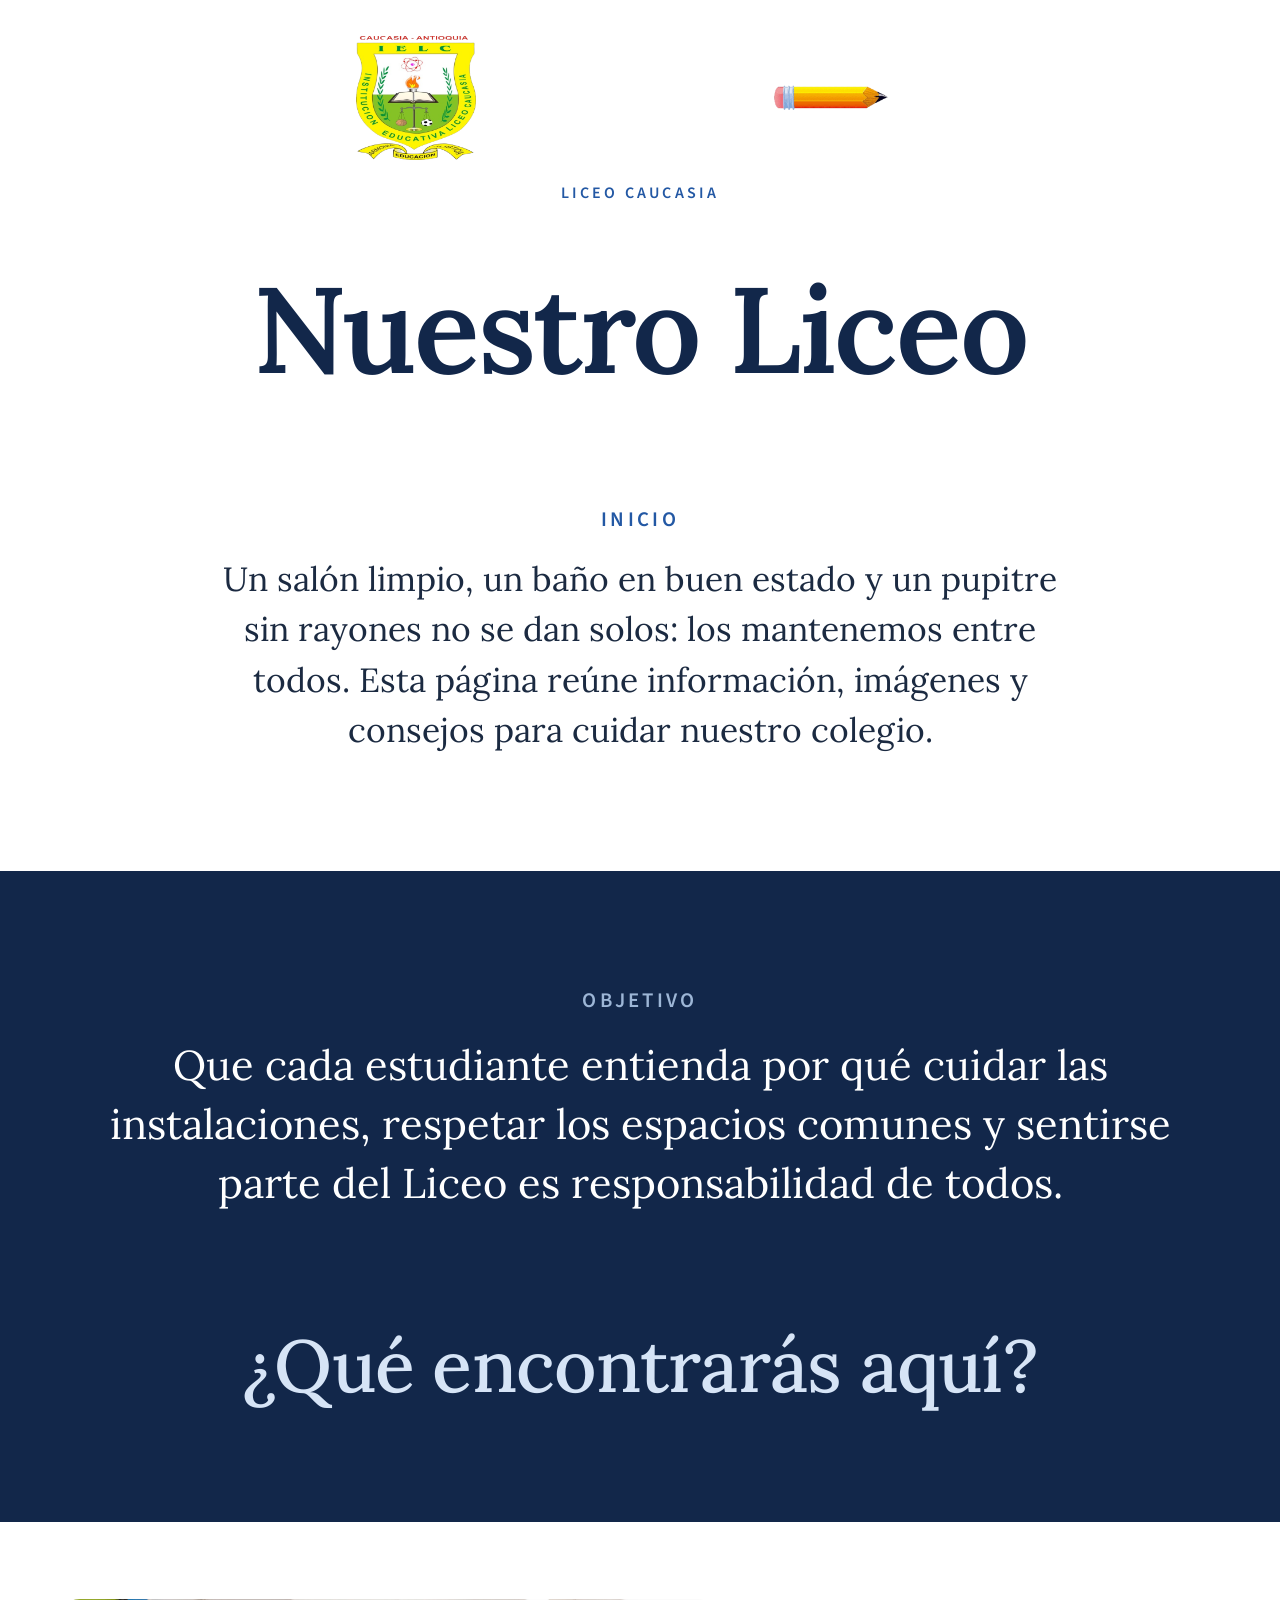
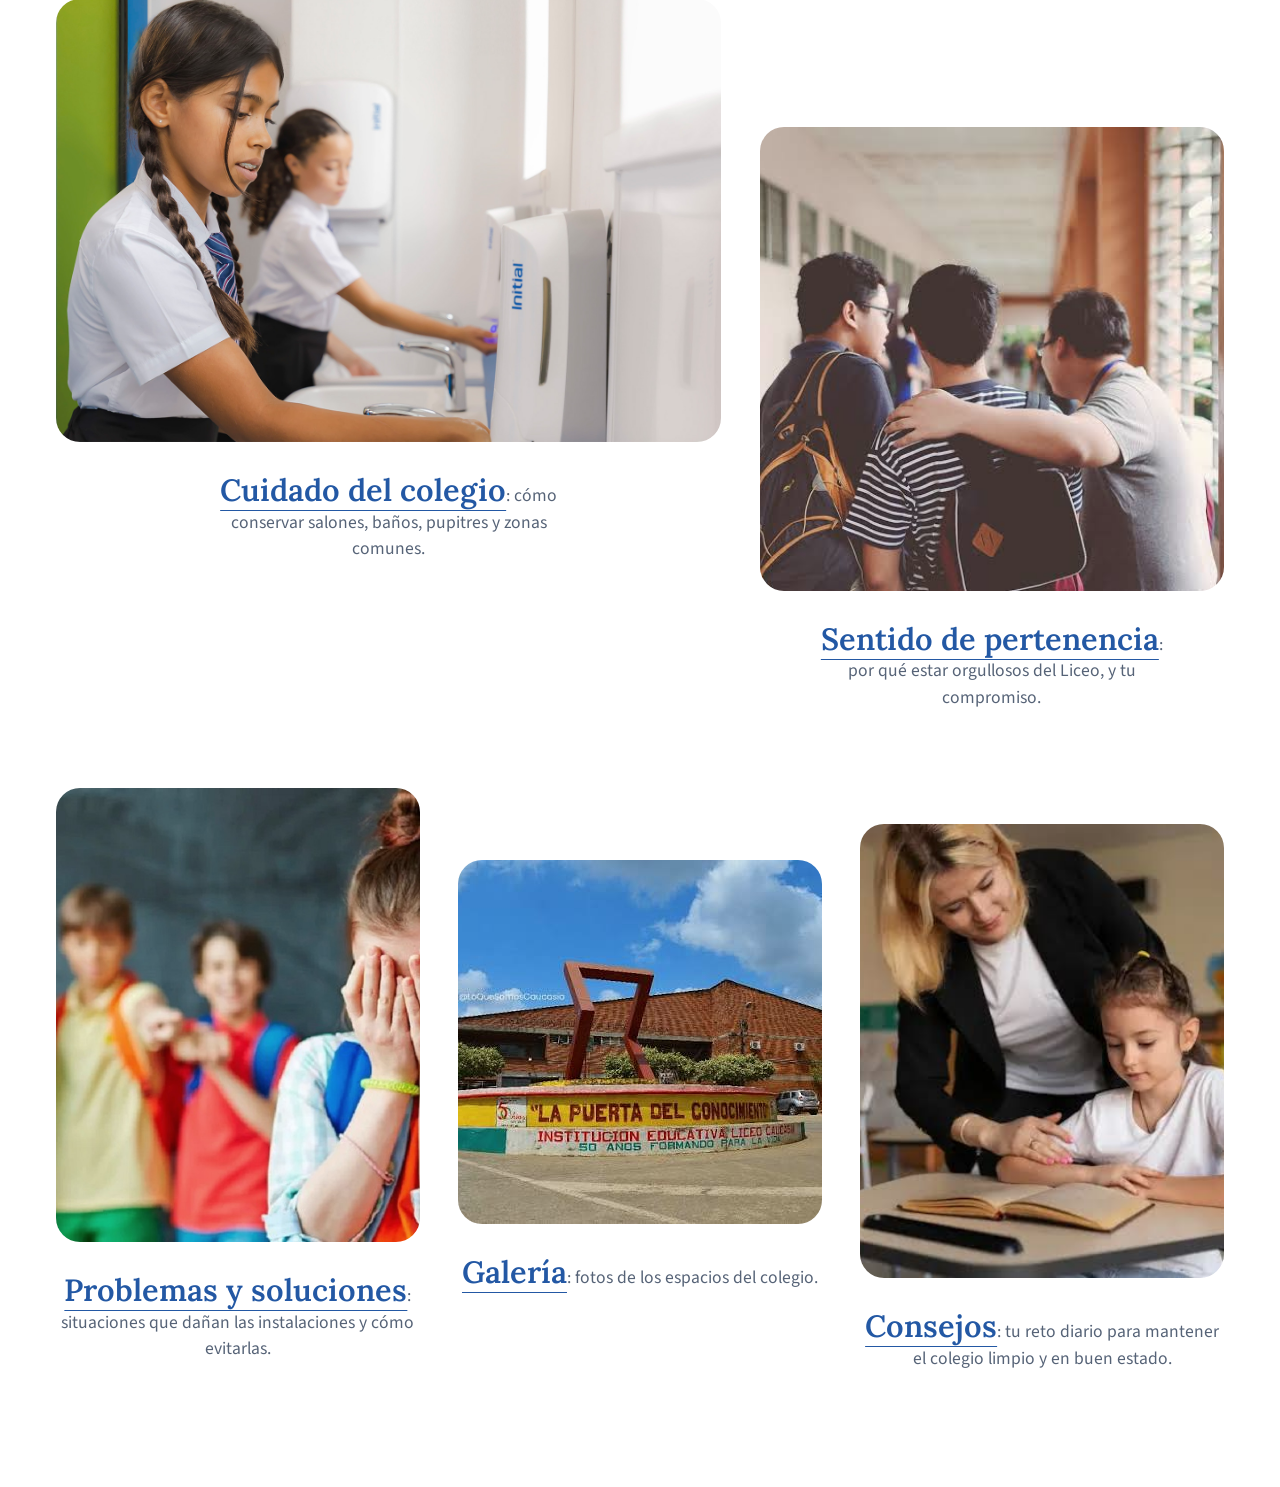
<file: index.html>
<!DOCTYPE html>
<html lang="es">

<head>
  <meta charset="utf-8">
  <meta name="viewport" content="width=device-width, initial-scale=1">
  <title>Inicio · Nuestro Liceo, Nuestro Orgullo</title>
  <link rel="stylesheet" href="css/index.css">
</head>

<body data-base="" data-page="inicio">
  <header>
    <img src="img/logo.png" alt="Logo del Liceo Caucasia" class="logo">
    <img src="img/dec.png" alt="Logo del Liceo Caucasia" class="logo">
    <h1>Nuestro Liceo</h1>
    <p>Liceo Caucasia</p>
  </header>
  <hr>
  <section id="inicio">
    <h2>Inicio</h2>
    <p>Un salón limpio, un baño en buen estado y un pupitre sin rayones no se dan solos: los mantenemos entre todos.
      Esta página reúne información, imágenes y consejos para cuidar nuestro colegio.</p>
  </section>
  <section id="objetivo">
    <h3>Objetivo</h3>
    <p>Que cada estudiante entienda por qué cuidar las instalaciones, respetar los espacios comunes y sentirse parte del
      Liceo es responsabilidad de todos.</p>
    <h3>¿Qué encontrarás aquí?</h3>
  </section>
  <section id="temas">

    <ul>
      <div class="contenedor">

        <div class="tema">
          <img src="img/baños.jpeg" alt="Icono de cuidado del colegio" class="icono">
          <li><a href="vistas/cuidado.html">Cuidado del colegio</a>: cómo conservar salones, baños, pupitres y zonas
            comunes.</li>
        </div>
        <div class="tema">
          <img src="img/sperten.jpg" alt="Icono de sentido de pertenencia" class="icono">
          <li><a href="vistas/pertenencia.html">Sentido de pertenencia</a>: por qué estar orgullosos del Liceo, y tu
            compromiso.</li>
        </div>
        <div class="tema">
          <img src="img/acoso.jpg" alt="Icono de problemas y soluciones" class="icono">
          <li><a href="vistas/problemas.html">Problemas y soluciones</a>: situaciones que dañan las instalaciones y cómo
            evitarlas.</li>
        </div>
        <div class="tema">
          <img src="img/gale.jpg" alt="Icono de galería" class="icono">
          <li><a href="vistas/galeria.html">Galería</a>: fotos de los espacios del colegio.</li>
        </div>
        <div class="tema">
          <img src="img/acom.jpg" alt="Icono de consejos" class="icono">
          <li><a href="vistas/consejos.html">Consejos</a>: tu reto diario para mantener el colegio limpio y en buen
            estado.</li>
        </div>

      </div>
    </ul>
  </section>
  <hr>
  <script src="js/comun.js"></script>

</body>

</html>
</file>
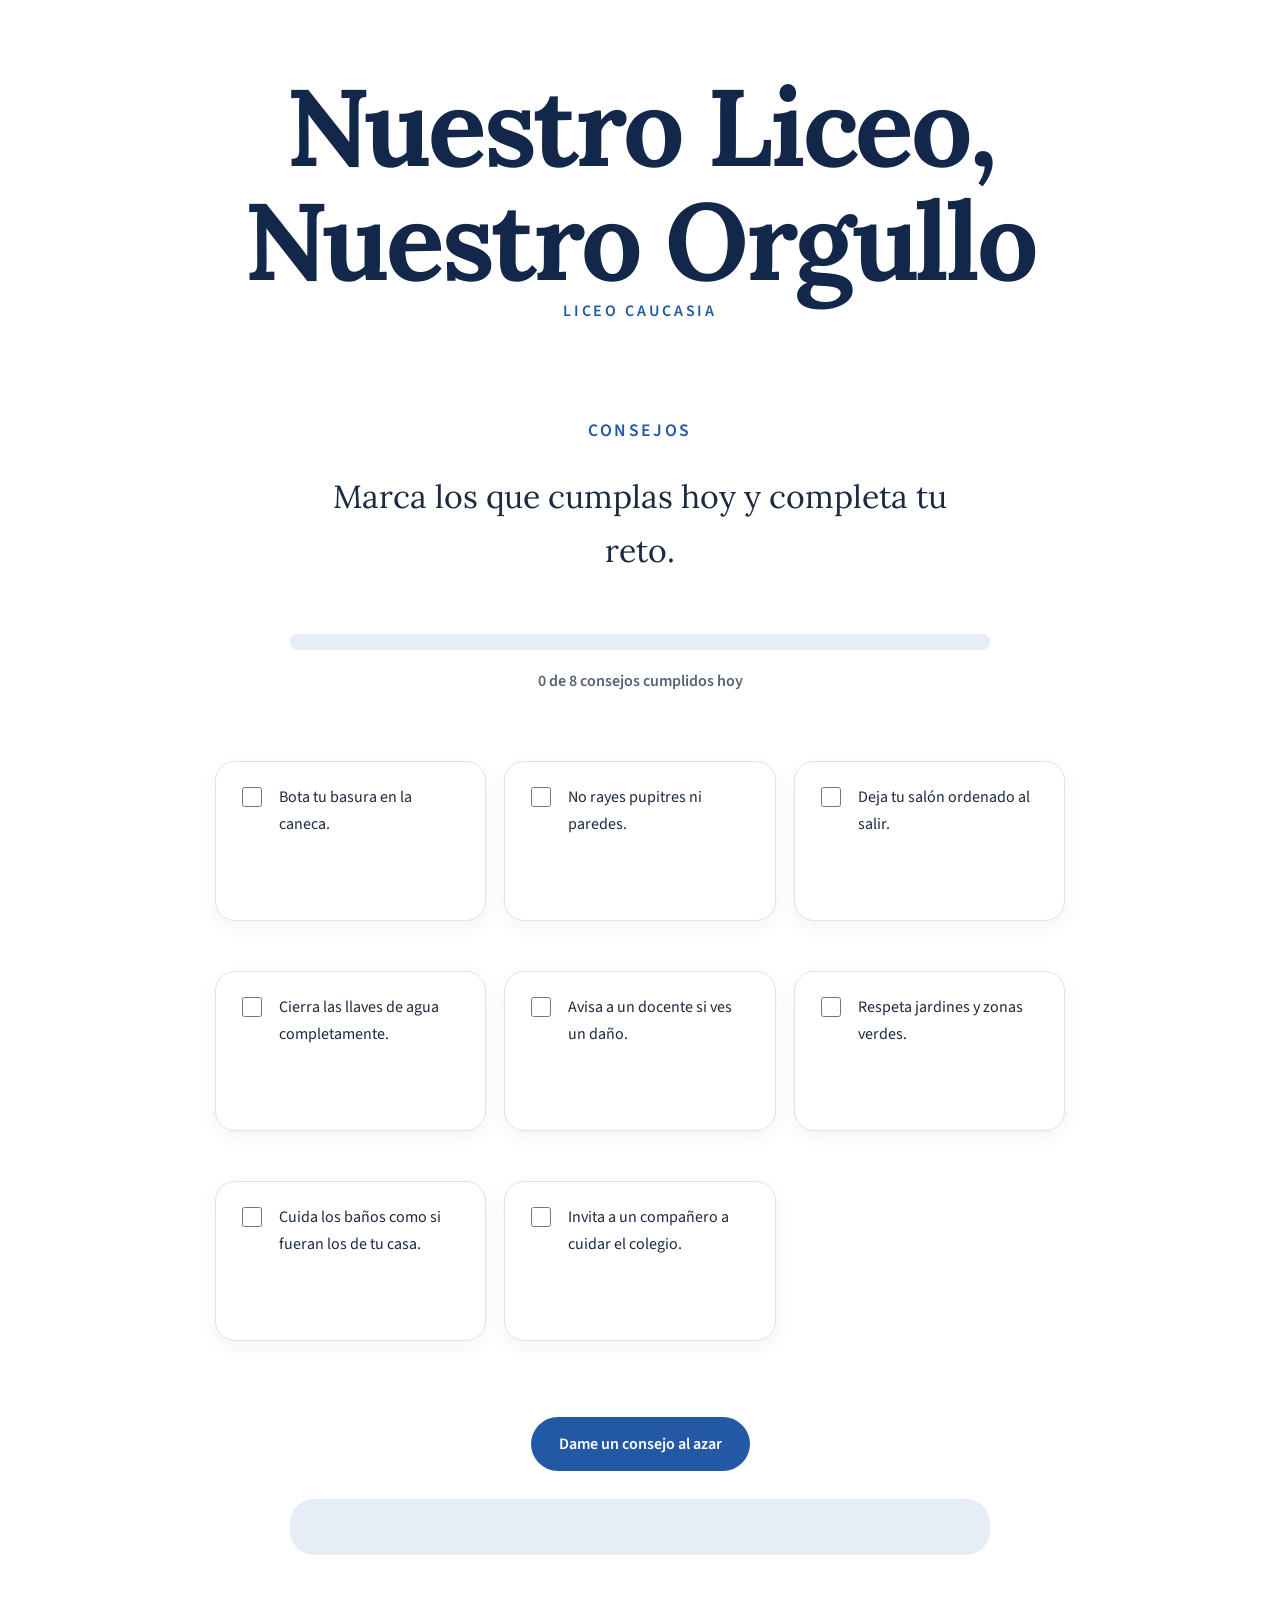
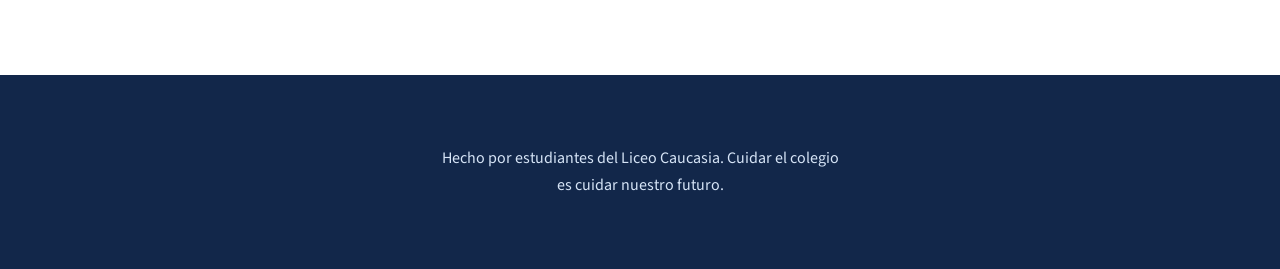
<file: vistas/consejos.html>
<!DOCTYPE html>
<html lang="es">
<head>
<meta charset="utf-8">
<meta name="viewport" content="width=device-width, initial-scale=1">
<title>Nuestro Liceo</title>
<link rel="stylesheet" href="../css/consejos.css">
</head>
<body data-base="../" data-page="consejos">
<header>
  <h1>Nuestro Liceo, Nuestro Orgullo</h1>
  <p>Liceo Caucasia</p>
</header>
<hr>
<main>
<h2>Consejos</h2>
<p>Marca los que cumplas hoy y completa tu reto.</p>
<p><progress id="bar" max="100" value="0"></progress> <span id="ptxt"></span></p>
<div id="checks"></div>
<p id="win" role="status" hidden><strong>¡Reto cumplido! Hoy fuiste un ejemplo para el Liceo.</strong></p>
<hr>
<p><button id="rnd" type="button">Dame un consejo al azar</button></p>
<p id="rtip" aria-live="polite"></p>
</main>
<hr>
<footer><p>Hecho por estudiantes del Liceo Caucasia. Cuidar el colegio es cuidar nuestro futuro.</p></footer>
<script src="../js/comun.js"></script>
<script src="../js/consejos.js"></script>
</body>
</html>
</file>
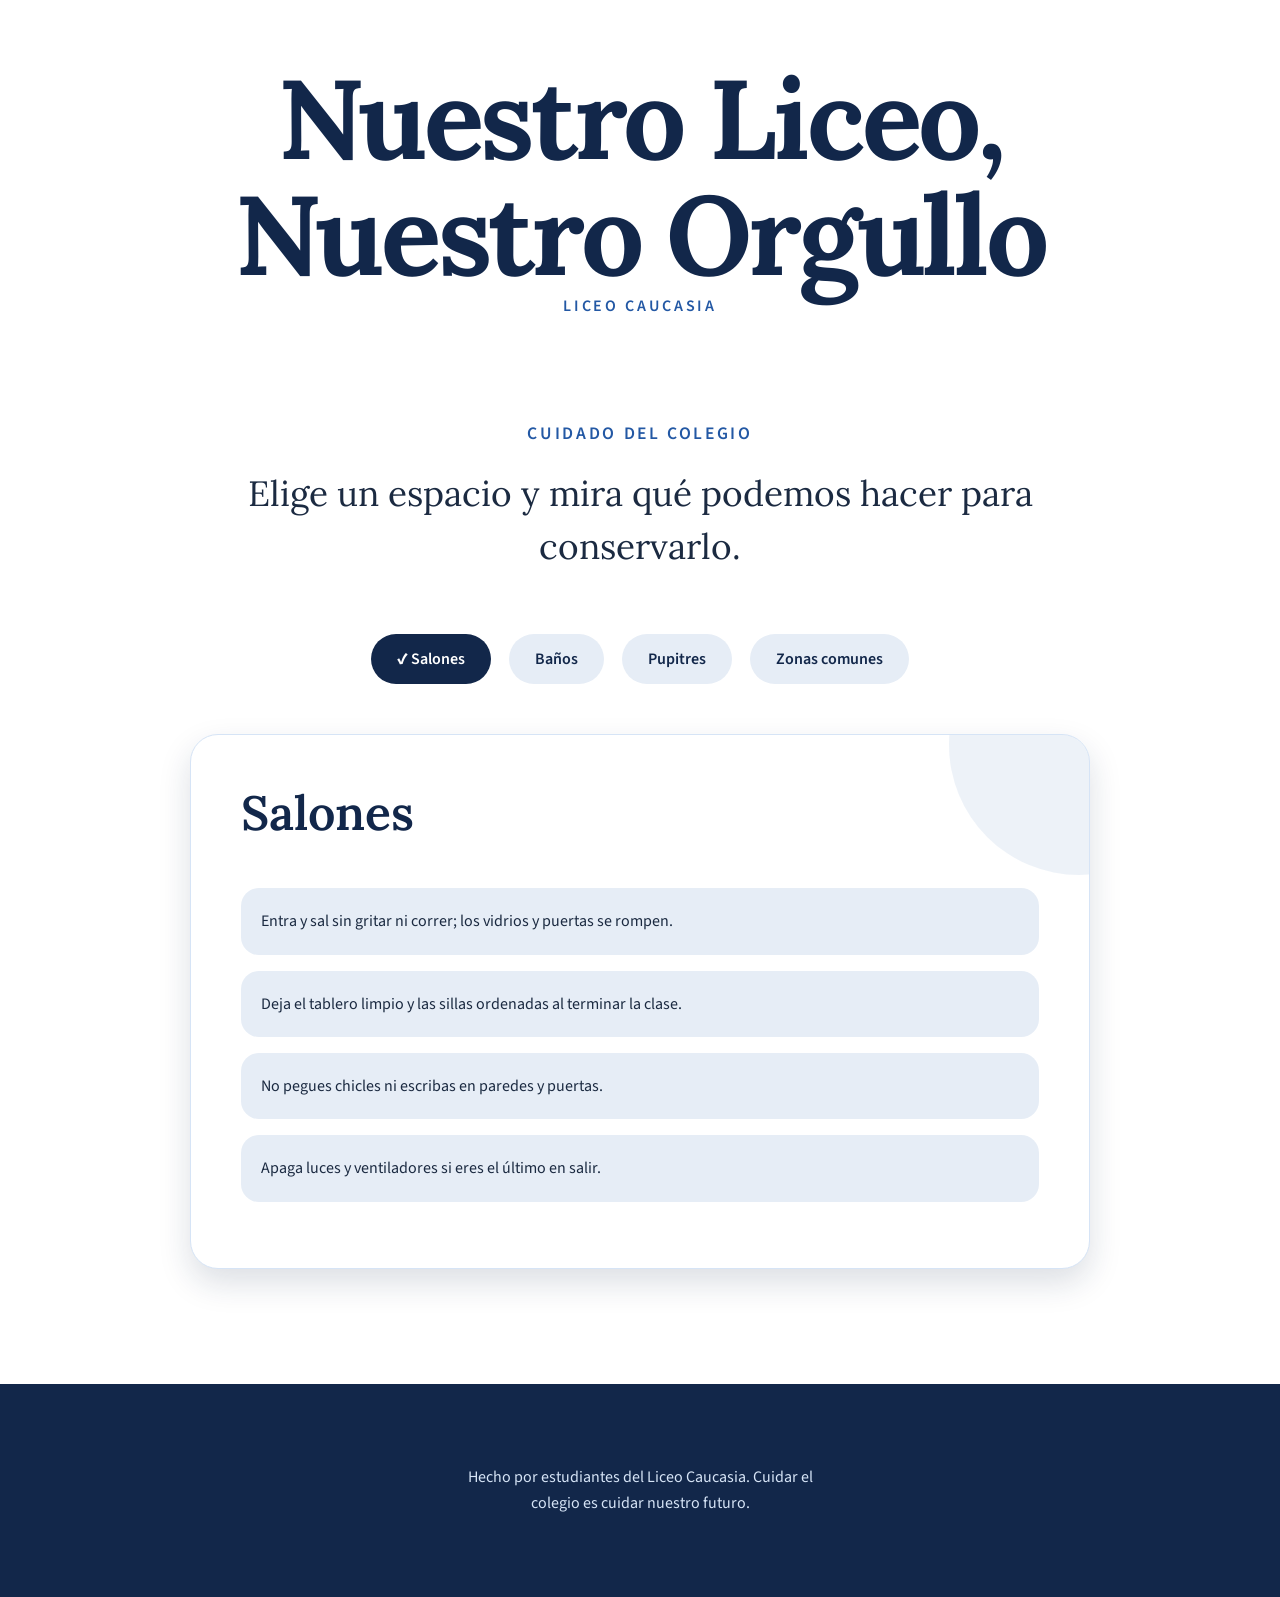
<file: vistas/cuidado.html>
<!DOCTYPE html>
<html lang="es">
<head>
<meta charset="utf-8">
<meta name="viewport" content="width=device-width, initial-scale=1">
<title>Nuestro Liceo</title>
<link rel="stylesheet" href="../css/cuidado.css">
</head>
<body data-base="../" data-page="cuidado">
<header>
  <h1>Nuestro Liceo, Nuestro Orgullo</h1>
  <p>Liceo Caucasia</p>
</header>
<hr>
<main>
<h2>Cuidado del colegio</h2>
<p>Elige un espacio y mira qué podemos hacer para conservarlo.</p>
<div id="tabs" role="tablist"></div>
<section id="panel" aria-live="polite"></section>
</main>
<hr>
<footer><p>Hecho por estudiantes del Liceo Caucasia. Cuidar el colegio es cuidar nuestro futuro.</p></footer>
<script src="../js/comun.js"></script>
<script src="../js/cuidado.js"></script>
</body>
</html>
</file>
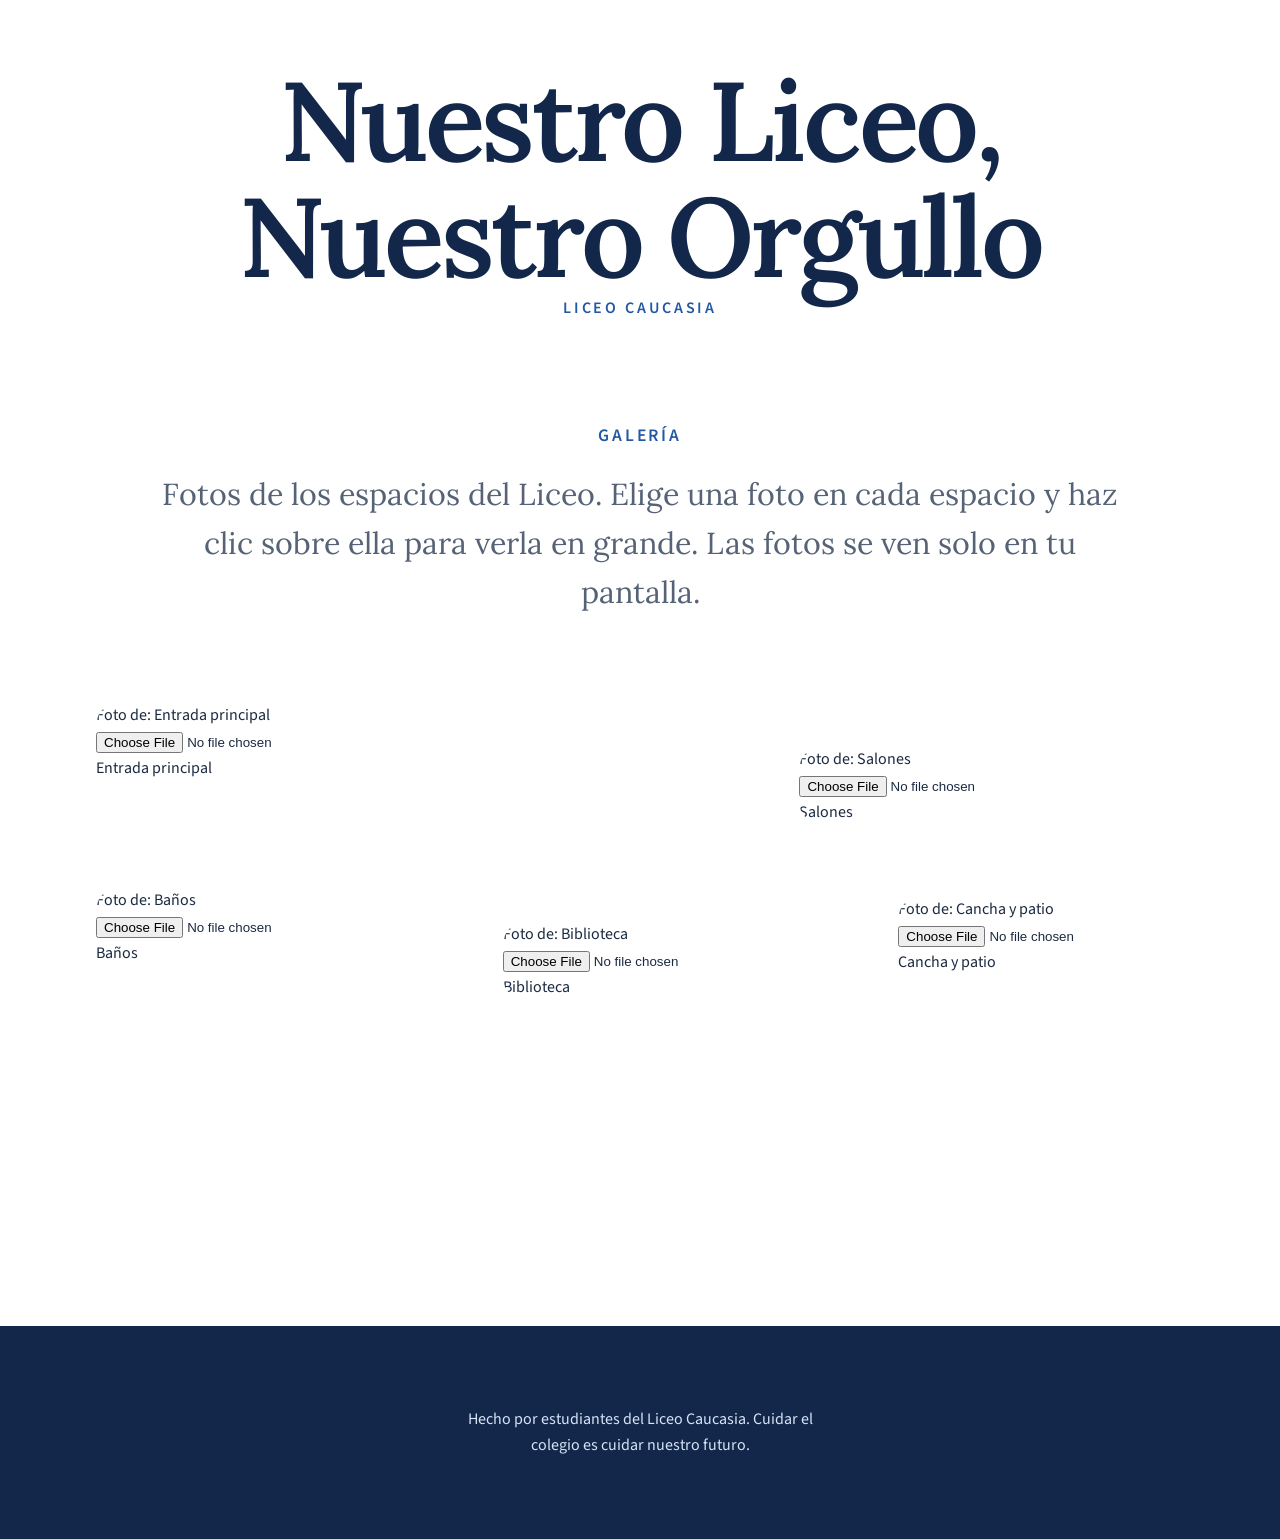
<file: vistas/galeria.html>
<!DOCTYPE html>
<html lang="es">
<head>
<meta charset="utf-8">
<meta name="viewport" content="width=device-width, initial-scale=1">
<title>Nuestro Liceo</title>
<link rel="stylesheet" href="../css/galeria.css">
</head>
<body data-base="../" data-page="galeria">
<header>
  <h1>Nuestro Liceo, Nuestro Orgullo</h1>
  <p>Liceo Caucasia</p>
</header>
<hr>
<main>
<h2>Galería</h2>
<p>Fotos de los espacios del Liceo. Elige una foto en cada espacio y haz clic sobre ella para verla en grande. Las fotos se ven solo en tu pantalla.</p>
<div id="gal"></div>
<dialog id="lb">
<img id="lbimg" alt="">
<form method="dialog"><button>Cerrar</button></form>
</dialog>
</main>
<hr>
<footer><p>Hecho por estudiantes del Liceo Caucasia. Cuidar el colegio es cuidar nuestro futuro.</p></footer>
<script src="../js/comun.js"></script>
<script src="../js/galeria.js"></script>
</body>
</html>
</file>
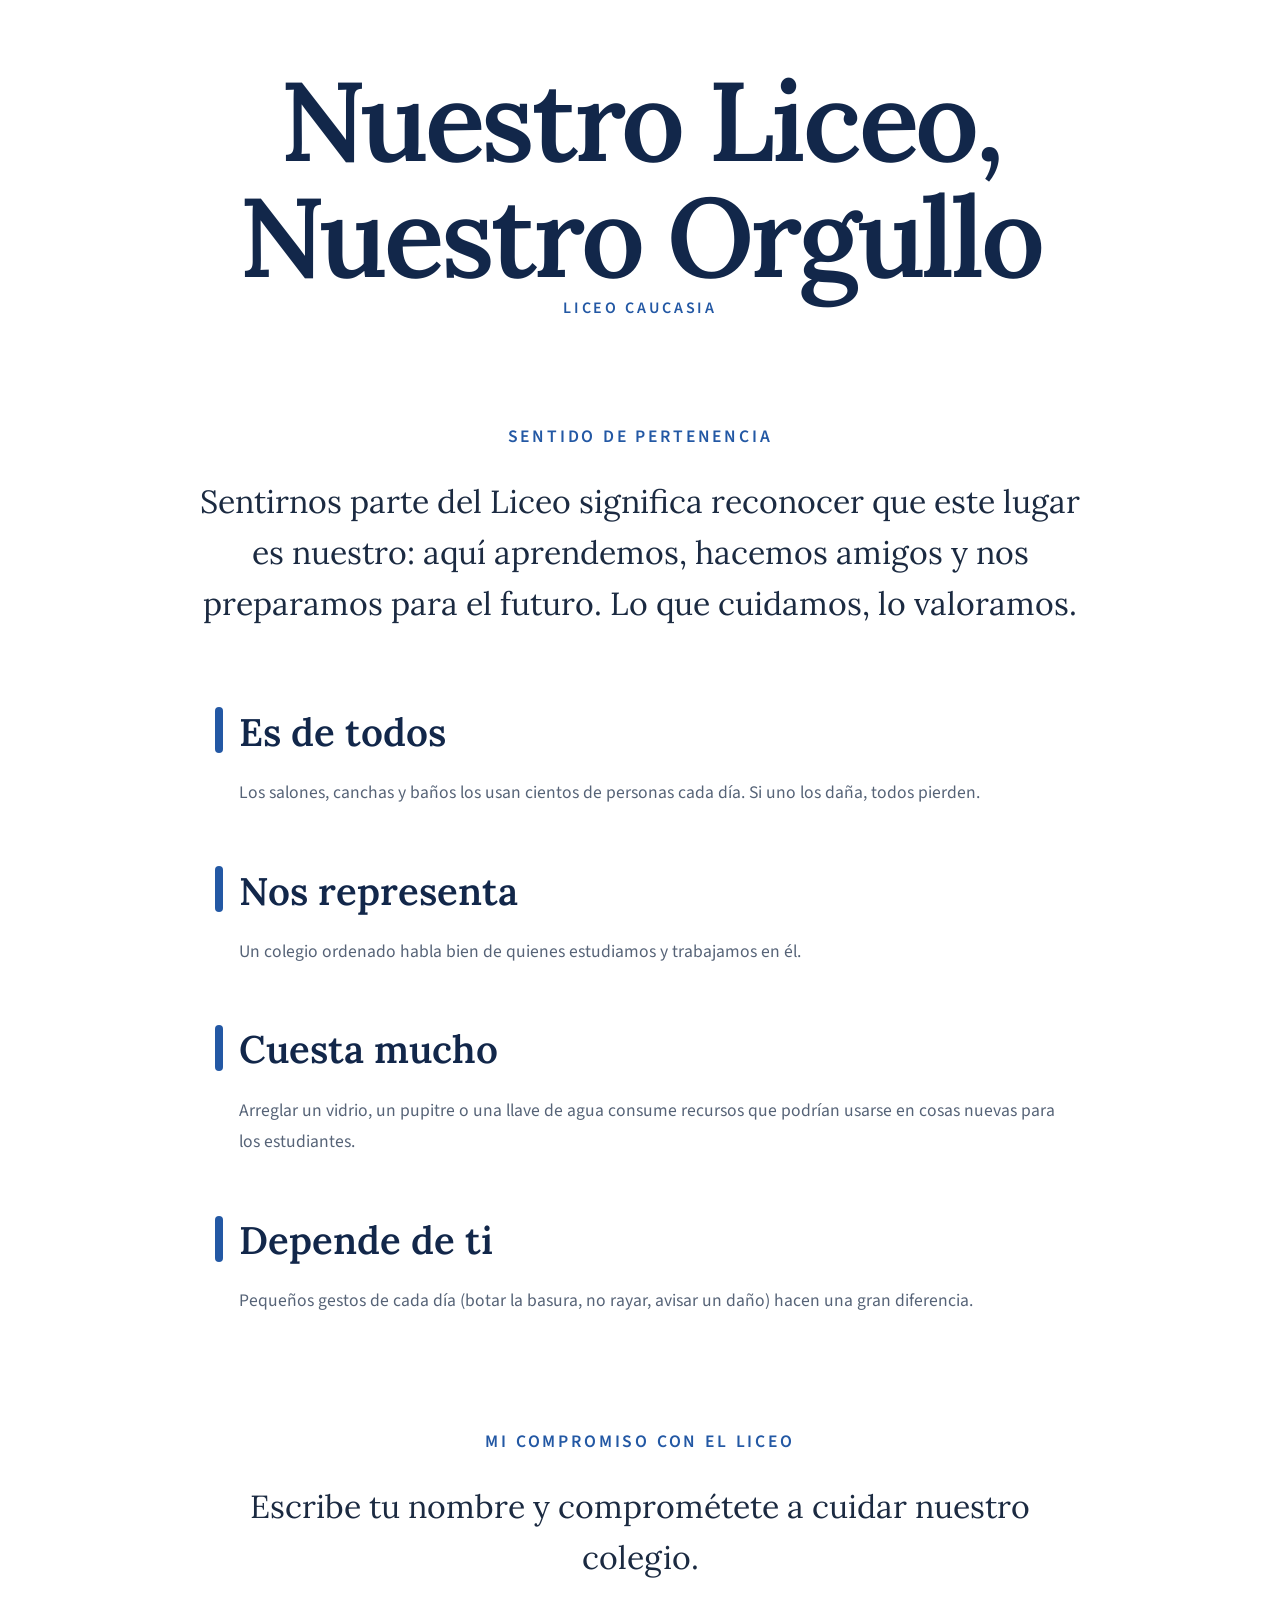
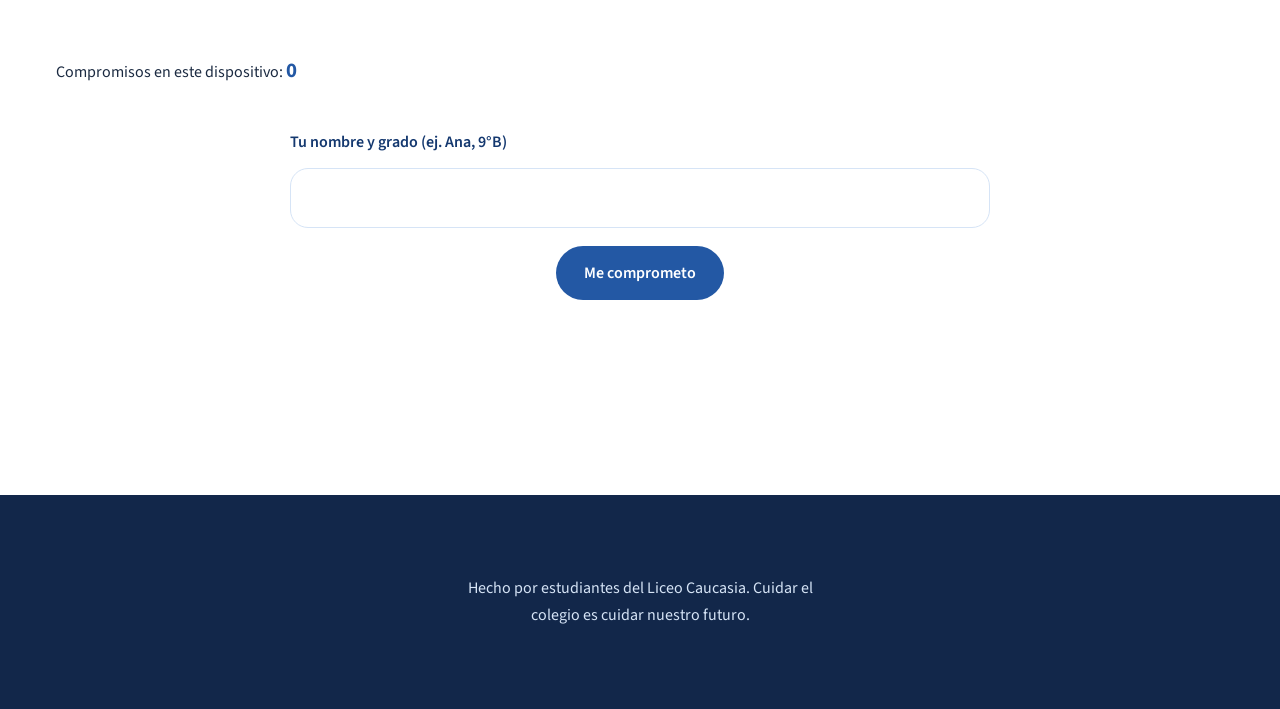
<file: vistas/pertenencia.html>
<!DOCTYPE html>
<html lang="es">
<head>
<meta charset="utf-8">
<meta name="viewport" content="width=device-width, initial-scale=1">
<title>Nuestro Liceo</title>
<link rel="stylesheet" href="../css/pertenencia.css">
</head>
<body data-base="../" data-page="pertenencia">
<header>
  <h1>Nuestro Liceo, Nuestro Orgullo</h1>
  <p>Liceo Caucasia</p>
</header>
<hr>
<main>
<h2>Sentido de pertenencia</h2>
<p>Sentirnos parte del Liceo significa reconocer que este lugar es nuestro: aquí aprendemos, hacemos amigos y nos preparamos para el futuro. Lo que cuidamos, lo valoramos.</p>
<h3>Es de todos</h3>
<p>Los salones, canchas y baños los usan cientos de personas cada día. Si uno los daña, todos pierden.</p>
<h3>Nos representa</h3>
<p>Un colegio ordenado habla bien de quienes estudiamos y trabajamos en él.</p>
<h3>Cuesta mucho</h3>
<p>Arreglar un vidrio, un pupitre o una llave de agua consume recursos que podrían usarse en cosas nuevas para los estudiantes.</p>
<h3>Depende de ti</h3>
<p>Pequeños gestos de cada día (botar la basura, no rayar, avisar un daño) hacen una gran diferencia.</p>
<hr>
<h2>Mi compromiso con el Liceo</h2>
<p>Escribe tu nombre y comprométete a cuidar nuestro colegio.</p>
<p>Compromisos en este dispositivo: <strong id="count">0</strong></p>
<p>
<label for="pname">Tu nombre y grado (ej. Ana, 9°B)</label>
<input id="pname" type="text" maxlength="30">
<button id="pbtn" type="button">Me comprometo</button>
</p>
<p id="perr" role="alert"></p>
<ul id="names"></ul>
</main>
<hr>
<footer><p>Hecho por estudiantes del Liceo Caucasia. Cuidar el colegio es cuidar nuestro futuro.</p></footer>
<script src="../js/comun.js"></script>
<script src="../js/pertenencia.js"></script>
</body>
</html>
</file>
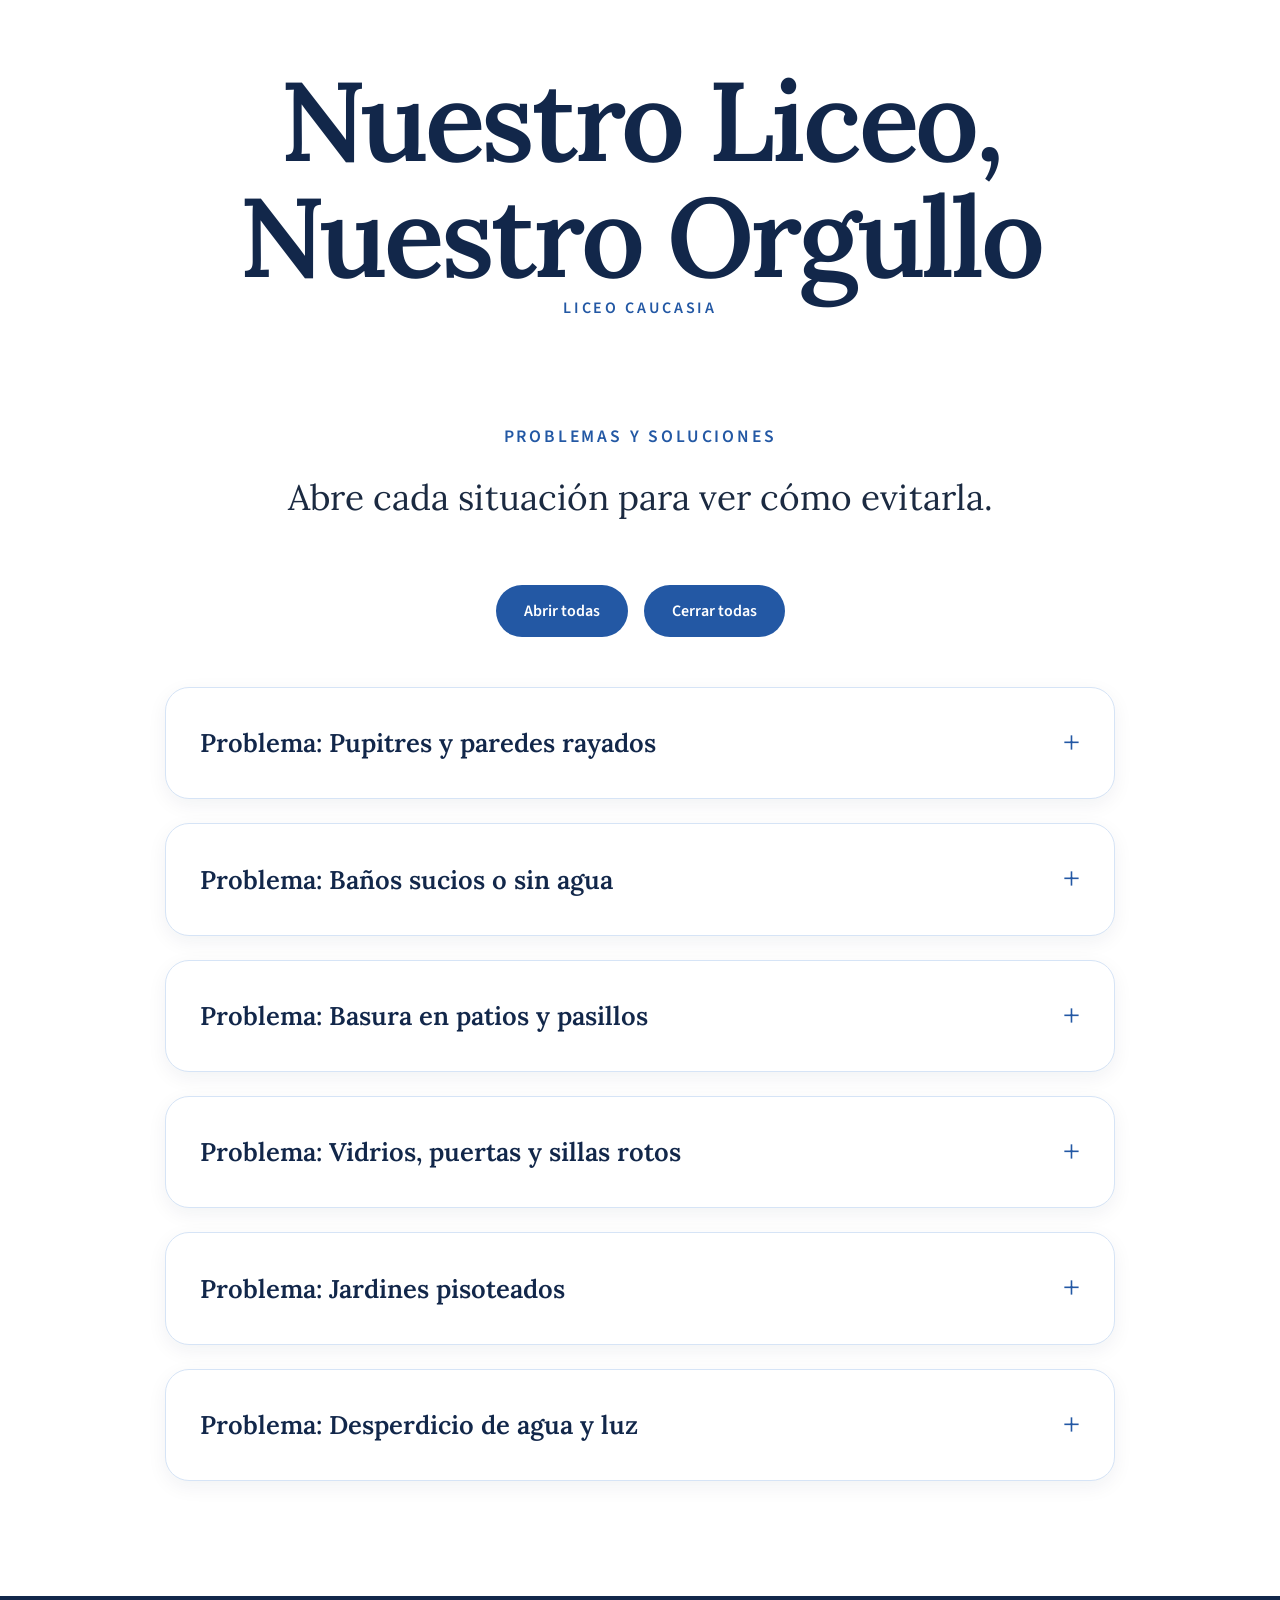
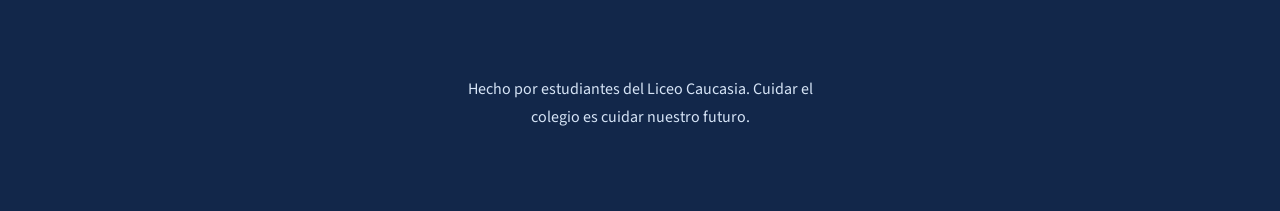
<file: vistas/problemas.html>
<!DOCTYPE html>
<html lang="es">
<head>
<meta charset="utf-8">
<meta name="viewport" content="width=device-width, initial-scale=1">
<title>Nuestro Liceo</title>
<link rel="stylesheet" href="../css/problemas.css">
</head>
<body data-base="../" data-page="problemas">
<header>
  <h1>Nuestro Liceo, Nuestro Orgullo</h1>
  <p>Liceo Caucasia</p>
</header>
<hr>
<main>
<h2>Problemas y soluciones</h2>
<p>Abre cada situación para ver cómo evitarla.</p>
<p><button id="abrir" type="button">Abrir todas</button> <button id="cerrar" type="button">Cerrar todas</button></p>
<div id="probs"></div>
</main>
<hr>
<footer><p>Hecho por estudiantes del Liceo Caucasia. Cuidar el colegio es cuidar nuestro futuro.</p></footer>
<script src="../js/comun.js"></script>
<script src="../js/problemas.js"></script>
</body>
</html>
</file>
<file: css/index.css>
/* ==========================================================================
   Liceo Caucasia · Nuestro Liceo, Nuestro Orgullo
   Hoja de estilos del index. Mobile-first: base (móvil) → 600px → 960px
   ========================================================================== */

@import url("https://fonts.googleapis.com/css2?family=Lora:wght@400;500;600&family=Source+Sans+3:wght@400;600&display=swap");

/* ---------- Variables ---------- */
:root {
  /* Color: blanco, azules y neutros azulados */
  --blanco: #ffffff;
  --azul-claro: #e6edf6;
  --azul-suave: #9db6d6;
  --azul-hielo: #d6e4f6;
  --azul-medio: #2358a4;
  --azul-hover: #14386f;
  --azul-noche: #12274a;
  --tinta: #1b2a41;
  --gris-azulado: #566377;

  /* Tipografía */
  --serif: "Lora", Georgia, "Times New Roman", serif;
  --sans: "Source Sans 3", "Segoe UI", system-ui, sans-serif;

  /* Espaciado y medidas */
  --ancho: 1180px;
  --margen: clamp(20px, 5vw, 56px);
  --espacio-seccion: clamp(56px, 9vw, 120px);
  --hueco: clamp(20px, 3vw, 40px);
  --logo: 84px;

  /* Movimiento */
  --transicion: 0.25s ease;
}

/* ---------- Base ---------- */
*,
*::before,
*::after {
  box-sizing: border-box;
}

body {
  margin: 0;
  background: var(--blanco);
  color: var(--tinta);
  font-family: var(--sans);
  font-size: 1.0625rem;
  line-height: 1.65;
  -webkit-font-smoothing: antialiased;
}

::selection {
  background: var(--azul-claro);
}

/* Los separadores del HTML no aportan: el espacio hace ese trabajo */
hr {
  display: none;
}

/* Contenido centrado a un ancho máximo, sin contenedores extra */
header,
section {
  padding-inline: max(var(--margen), calc((100% - var(--ancho)) / 2));
}

/* ---------- Encabezado ---------- */
header {
  display: grid;
  grid-template-columns: auto auto;
  grid-template-areas:
    "logo-a logo-b"
    "nombre nombre"
    "titulo titulo";
  justify-content: center;
  justify-items: center;
  align-items: center;
  column-gap: clamp(24px, 5vw, 56px);
  row-gap: 20px;
  padding-block: 36px clamp(56px, 9vw, 112px);
  text-align: center;
}



.logo {
  display: block;
  height: var(--logo);
  width: auto;
}

.logo:first-of-type {
  grid-area: logo-a;
}

.logo:last-of-type {
  grid-area: logo-b;
}

header p {
  grid-area: nombre;
  margin: 0;
  color: var(--azul-medio);
  font-size: 1rem;
  font-weight: 600;
  letter-spacing: 0.2em;
  text-transform: uppercase;
}

h1 {
  grid-area: titulo;
  max-width: 15ch;
  margin: clamp(16px, 4vw, 40px) 0 0;
  color: var(--azul-noche);
  font-family: var(--serif);
  font-size: clamp(3rem, 10.5vw, 7.6rem);
  font-weight: 600;
  letter-spacing: -0.02em;
  line-height: 1.04;
  text-wrap: balance;
}

/* ---------- Rótulos de sección (Inicio, Objetivo) ---------- */
#inicio h2,
#objetivo h3:first-of-type {
  margin: 0 0 20px;
  color: var(--azul-medio);
  font-family: var(--sans);
  font-size: clamp(1.05rem, 2vw, 1.3rem);
  font-weight: 600;
  letter-spacing: 0.16em;
  line-height: 1.4;
  text-transform: uppercase;
}

/* ---------- Texto de apertura ---------- */
#inicio {
  padding-block: 0 var(--espacio-seccion);
  text-align: center;
}

#inicio p,
#objetivo p {
  max-width: 42ch;
  margin: 0 auto;
  font-family: var(--serif);
  font-weight: 400;
}

#inicio p {
  font-size: clamp(1.5rem, 3vw, 2.1rem);
  line-height: 1.5;
}

/* ---------- Objetivo (bloque azul noche) ---------- */
#objetivo {
  padding-block: var(--espacio-seccion);
  text-align: center;
  background: var(--azul-noche);
  color: var(--blanco);
}

#objetivo h3:first-of-type {
  color: var(--azul-suave);
}

#objetivo p {
  font-size: clamp(1.7rem, 3.6vw, 2.6rem);
  line-height: 1.42;
}

#objetivo h3:last-of-type {
  margin: clamp(56px, 9vw, 112px) 0 0;
  color: var(--azul-hielo);
  font-family: var(--serif);
  font-size: clamp(2.4rem, 6vw, 4.6rem);
  font-weight: 500;
  letter-spacing: -0.01em;
  line-height: 1.12;
}

/* ---------- Temas ---------- */
#temas {
  padding-block: clamp(40px, 6vw, 80px) var(--espacio-seccion);
}

#temas ul {
  margin: 0;
  padding: 0;
}

.contenedor {
  display: grid;
  gap: 48px var(--hueco);
}

.tema {
  position: relative; /* ancla el enlace que cubre todo el tema */
}

.icono {
  display: block;
  width: 100%;
  aspect-ratio: 4 / 3;
  object-fit: cover;
  background: var(--azul-claro);
  border-radius: 24px;
  filter: saturate(0.9);
  transition: transform var(--transicion), box-shadow var(--transicion), filter var(--transicion);
}

.tema:hover .icono {
  transform: scale(1.06);
  box-shadow: 0 14px 32px rgba(18, 39, 74, 0.22);
  filter: saturate(1.05);
}

.tema li {
  max-width: 40ch;
  margin: 30px auto 0;
  padding: 0;
  list-style: none;
  color: var(--gris-azulado);
  font-size: 1.1rem;
  text-align: center;
  line-height: 1.5;
}

.tema a {
  color: var(--azul-medio);
  font-family: var(--serif);
  font-size: clamp(1.6rem, 2.4vw, 2rem);
  font-weight: 600;
  line-height: 1.2;
  text-decoration: underline;
  text-decoration-thickness: 1px;
  text-underline-offset: 0.28em;
  transition: color var(--transicion), text-decoration-thickness var(--transicion);
}

/* El enlace cubre la imagen y el texto: todo el tema es clicable */
.tema a::before {
  content: "";
  position: absolute;
  inset: 0;
}

.tema a::after {
  display: inline-block;
  margin-left: 0.35em;
  transition: transform var(--transicion);
}

.tema:hover a {
  color: var(--azul-hover);
  text-decoration-thickness: 2px;
}

.tema:hover a::after {
  transform: translateX(5px);
}

.tema a:focus-visible {
  outline: none;
}

.tema a:focus-visible::before {
  outline: 3px solid var(--azul-medio);
  outline-offset: 6px;
}

/* ---------- Tableta: 600px ---------- */
@media (min-width: 600px) {
  :root {
    --logo: 100px;
  }

  .contenedor {
    grid-template-columns: repeat(2, 1fr);
  }

  .tema:first-child {
    grid-column: 1 / -1;
  }

  .tema:first-child .icono {
    aspect-ratio: 16 / 9;
  }

  .tema:not(:first-child) .icono {
    aspect-ratio: 1;
  }
}

/* ---------- Escritorio: cuadrícula editorial asimétrica, 960px ---------- */
@media (min-width: 960px) {
  :root {
    --logo: 124px;
  }

  .contenedor {
    grid-template-columns: repeat(12, 1fr);
    align-items: start;
    row-gap: clamp(56px, 6vw, 88px);
  }

  .tema:nth-child(1) {
    grid-column: 1 / 8;
  }

  .tema:nth-child(2) {
    grid-column: 8 / 13;
    margin-top: clamp(72px, 10vw, 140px);
  }

  .tema:nth-child(3) {
    grid-column: 1 / 5;
  }

  .tema:nth-child(4) {
    grid-column: 5 / 9;
    margin-top: 72px;
  }

  .tema:nth-child(5) {
    grid-column: 9 / 13;
    margin-top: 36px;
  }

  .tema:nth-child(1) .icono {
    aspect-ratio: 3 / 2;
  }

  .tema:nth-child(2) .icono,
  .tema:nth-child(4) .icono {
    aspect-ratio: 1;
  }

  .tema:nth-child(3) .icono,
  .tema:nth-child(5) .icono {
    aspect-ratio: 4 / 5;
  }
}

/* ---------- Preferencias del usuario ---------- */
@media (prefers-reduced-motion: reduce) {
  * {
    transition: none !important;
  }
}
</file>
<file: css/consejos.css>
/* ==========================================================================
   Liceo Caucasia · Nuestro Liceo, Nuestro Orgullo
   Página: Consejos
   ========================================================================== */

@import url("https://fonts.googleapis.com/css2?family=Lora:wght@400;500;600&family=Source+Sans+3:wght@400;600&display=swap");

/* ---------- Variables ---------- */

:root{
    --blanco:#ffffff;
    --azul-claro:#e6edf6;
    --azul-hielo:#d6e4f6;
    --azul-suave:#9db6d6;
    --azul-medio:#2358a4;
    --azul-hover:#14386f;
    --azul-noche:#12274a;

    --tinta:#1b2a41;
    --gris:#566377;

    --serif:"Lora", Georgia, serif;
    --sans:"Source Sans 3", sans-serif;

    --ancho:1100px;
    --margen:clamp(20px,5vw,56px);
    --espacio:clamp(60px,10vw,120px);

    --radio:24px;
    --sombra:0 16px 40px rgba(18,39,74,.12);

    --transicion:.25s ease;
}

/* ---------- Base ---------- */

*,
*::before,
*::after{
    box-sizing:border-box;
}

html{
    scroll-behavior:smooth;
}

body{
    margin:0;
    background:var(--blanco);
    color:var(--tinta);
    font-family:var(--sans);
    line-height:1.7;
    -webkit-font-smoothing:antialiased;
}

::selection{
    background:var(--azul-claro);
}

hr{
    display:none;
}

main,
header,
footer{
    padding-inline:max(var(--margen), calc((100% - var(--ancho))/2));
}

/* ---------- Header ---------- */

header{
    text-align:center;
    padding-top:48px;
    padding-bottom:90px;
}

header p{
    margin:0;
    color:var(--azul-medio);
    text-transform:uppercase;
    letter-spacing:.18em;
    font-weight:600;
    font-size:1rem;
}

header h1{
    margin:22px auto 0;
    max-width:12ch;

    font-family:var(--serif);
    font-size:clamp(3rem,10vw,6.8rem);
    line-height:1.05;
    letter-spacing:-.03em;
    color:var(--azul-noche);
}

/* ---------- Main ---------- */

main{
    padding-bottom:var(--espacio);
}

main h2{
    text-align:center;
    margin:0 0 24px;

    color:var(--azul-medio);
    text-transform:uppercase;
    letter-spacing:.15em;
    font-size:1.1rem;
    font-weight:600;
}

main > p:first-of-type{
    max-width:34ch;
    margin:0 auto 50px;

    text-align:center;
    font-family:var(--serif);
    font-size:clamp(1.4rem,3vw,2rem);
    color:var(--tinta);
}

/* ---------- Progreso ---------- */

main > p:nth-of-type(2){
    max-width:700px;
    margin:0 auto 50px;
    text-align:center;
}

progress{
    width:100%;
    height:16px;
    overflow:hidden;
    border:none;
    border-radius:999px;
}

progress::-webkit-progress-bar{
    background:var(--azul-claro);
}

progress::-webkit-progress-value{
    background:var(--azul-medio);
    border-radius:999px;
}

progress::-moz-progress-bar{
    background:var(--azul-medio);
}

#ptxt{
    display:block;
    margin-top:12px;
    color:var(--gris);
    font-weight:600;
}

/* ---------- Lista de consejos ---------- */

#checks{
    display:grid;
    gap:18px;
    max-width:850px;
    margin:0 auto;
}

#checks label{
    display:flex;
    align-items:flex-start;
    gap:14px;

    padding:22px;
    background:var(--blanco);
    border:1px solid var(--azul-hielo);
    border-radius:20px;

    box-shadow:0 6px 18px rgba(18,39,74,.05);

    transition:
        transform var(--transicion),
        box-shadow var(--transicion),
        border-color var(--transicion);
}

#checks label:hover{
    transform:translateY(-3px);
    box-shadow:var(--sombra);
    border-color:var(--azul-suave);
}

#checks input[type="checkbox"]{
    width:20px;
    height:20px;
    accent-color:var(--azul-medio);
    margin-top:3px;
    flex-shrink:0;
}

/* ---------- Mensaje final ---------- */

#win{
    max-width:800px;
    margin:50px auto 0;

    padding:28px;
    text-align:center;

    background:var(--azul-noche);
    color:white;

    border-radius:24px;
}

#win strong{
    font-size:1.15rem;
}

/* ---------- Botón ---------- */

#rnd{
    display:inline-flex;
    align-items:center;
    justify-content:center;

    padding:16px 28px;

    background:var(--azul-medio);
    color:white;

    border:none;
    border-radius:999px;

    font-family:var(--sans);
    font-size:1rem;
    font-weight:600;

    cursor:pointer;
    transition:
        background var(--transicion),
        transform var(--transicion);
}

#rnd:hover{
    background:var(--azul-hover);
    transform:translateY(-2px);
}

#rnd:active{
    transform:translateY(0);
}

main p:has(#rnd){
    text-align:center;
    margin-top:60px;
}

/* ---------- Consejo aleatorio ---------- */

#rtip{
    max-width:700px;
    margin:28px auto 0;
    padding:28px;

    text-align:center;

    background:var(--azul-claro);
    color:var(--azul-noche);

    border-radius:24px;

    font-family:var(--serif);
    font-size:1.3rem;
}

/* ---------- Footer ---------- */

footer{
    padding-top:70px;
    padding-bottom:70px;

    background:var(--azul-noche);
    color:var(--azul-hielo);

    text-align:center;
}

footer p{
    max-width:50ch;
    margin:0 auto;
}

/* ---------- Tablet ---------- */

@media (min-width:600px){

    #checks{
        grid-template-columns:1fr 1fr;
    }
}

/* ---------- Desktop ---------- */

@media (min-width:960px){

    #checks{
        grid-template-columns:repeat(3,1fr);
    }

    #checks label{
        min-height:160px;
    }
}

/* ---------- Accesibilidad ---------- */

@media (prefers-reduced-motion:reduce){

    *{
        transition:none !important;
        animation:none !important;
    }

    html{
        scroll-behavior:auto;
    }
}
</file>
<file: css/cuidado.css>
/* ==========================================================================
   Liceo Caucasia · Nuestro Liceo, Nuestro Orgullo
   Página: Cuidado del colegio
   ========================================================================== */

@import url("https://fonts.googleapis.com/css2?family=Lora:wght@400;500;600&family=Source+Sans+3:wght@400;600&display=swap");

/* ---------- Variables ---------- */

:root{
    --blanco:#ffffff;
    --azul-claro:#e6edf6;
    --azul-hielo:#d6e4f6;
    --azul-suave:#9db6d6;
    --azul-medio:#2358a4;
    --azul-hover:#14386f;
    --azul-noche:#12274a;

    --tinta:#1b2a41;
    --gris:#566377;

    --serif:"Lora", Georgia, serif;
    --sans:"Source Sans 3", sans-serif;

    --ancho:1180px;
    --margen:clamp(20px,5vw,56px);
    --espacio:clamp(56px,9vw,120px);

    --radio:24px;
    --sombra:0 14px 32px rgba(18,39,74,.15);

    --transicion:.25s ease;
}

/* ---------- Base ---------- */

*,
*::before,
*::after{
    box-sizing:border-box;
}

body{
    margin:0;
    background:var(--blanco);
    color:var(--tinta);
    font-family:var(--sans);
    line-height:1.65;
    -webkit-font-smoothing:antialiased;
}

::selection{
    background:var(--azul-claro);
}

hr{
    display:none;
}

header,
main,
footer{
    padding-inline:max(var(--margen), calc((100% - var(--ancho))/2));
}

/* ---------- Header ---------- */

header{
    padding-top:40px;
    padding-bottom:100px;
    text-align:center;
}

header p{
    margin:0;
    color:var(--azul-medio);
    text-transform:uppercase;
    letter-spacing:.18em;
    font-weight:600;
}

header h1{
    margin:20px auto 0;
    max-width:12ch;

    font-family:var(--serif);
    font-size:clamp(3rem,10vw,7rem);
    line-height:1.04;
    letter-spacing:-.03em;

    color:var(--azul-noche);
}

/* ---------- Introducción ---------- */

main{
    padding-bottom:var(--espacio);
}

main h2{
    margin:0 0 20px;
    text-align:center;

    color:var(--azul-medio);
    text-transform:uppercase;
    letter-spacing:.15em;
    font-size:1.1rem;
    font-weight:600;
}

main > p{
    max-width:38ch;
    margin:0 auto 60px;

    text-align:center;

    font-family:var(--serif);
    font-size:clamp(1.5rem,3vw,2.2rem);
    line-height:1.5;
}

/* ---------- Tabs ---------- */

#tabs{
    display:flex;
    flex-wrap:wrap;
    justify-content:center;
    gap:14px;

    margin-bottom:50px;
}

#tabs button,
#tabs [role="tab"]{
    padding:14px 26px;

    border:none;
    border-radius:999px;

    background:var(--azul-claro);
    color:var(--azul-noche);

    font-family:var(--sans);
    font-size:1rem;
    font-weight:600;

    cursor:pointer;

    transition:
        background var(--transicion),
        color var(--transicion),
        transform var(--transicion);
}

#tabs button:hover,
#tabs [role="tab"]:hover{
    background:var(--azul-medio);
    color:white;
    transform:translateY(-2px);
}

#tabs button[aria-selected="true"],
#tabs [role="tab"][aria-selected="true"]{
    background:var(--azul-noche);
    color:white;
}

/* ---------- Panel ---------- */

#panel{
    max-width:900px;
    margin:0 auto;

    padding:clamp(28px,4vw,50px);

    background:white;
    border-radius:28px;

    box-shadow:var(--sombra);

    border:1px solid var(--azul-hielo);
}

/* ---------- Contenido generado ---------- */

#panel h3{
    margin-top:0;

    font-family:var(--serif);
    font-size:clamp(2rem,4vw,3rem);
    font-weight:600;

    line-height:1.15;

    color:var(--azul-noche);
}

#panel p{
    color:var(--gris);
    font-size:1.1rem;
}

#panel ul{
    margin-top:30px;
    padding:0;

    display:grid;
    gap:16px;
}

#panel li{
    list-style:none;

    padding:20px;

    background:var(--azul-claro);
    border-radius:18px;

    color:var(--tinta);

    transition:
        transform var(--transicion),
        background var(--transicion);
}

#panel li:hover{
    transform:translateX(6px);
    background:var(--azul-hielo);
}

#panel strong{
    color:var(--azul-hover);
}

/* ---------- Tarjeta vacía ---------- */

#panel:empty{
    display:flex;
    align-items:center;
    justify-content:center;

    min-height:280px;

    background:var(--azul-claro);
    box-shadow:none;
}

#panel:empty::before{
    content:"Selecciona un espacio para ver recomendaciones.";
    color:var(--gris);
    text-align:center;
    font-style:italic;
}

/* ---------- Footer ---------- */

footer{
    padding-block:80px;

    background:var(--azul-noche);
    color:var(--azul-hielo);

    text-align:center;
}

footer p{
    max-width:48ch;
    margin:0 auto;
}

/* ---------- Tablet ---------- */

@media (min-width:768px){

    #tabs{
        gap:18px;
    }
}

/* ---------- Escritorio ---------- */

@media (min-width:960px){

    #panel{
        position:relative;
        overflow:hidden;
    }

    #panel::before{
        content:"";
        position:absolute;
        top:-120px;
        right:-120px;

        width:260px;
        height:260px;

        border-radius:50%;

        background:rgba(157,182,214,.18);
    }
}

/* ---------- Accesibilidad ---------- */

@media (prefers-reduced-motion:reduce){

    *{
        transition:none !important;
        animation:none !important;
    }
}
</file>
<file: css/galeria.css>
/* ==========================================================================
   Liceo Caucasia · Nuestro Liceo, Nuestro Orgullo
   Página: Galería
   ========================================================================== */

@import url("https://fonts.googleapis.com/css2?family=Lora:wght@400;500;600&family=Source+Sans+3:wght@400;600&display=swap");

/* ---------- Variables ---------- */

:root{
    --blanco:#ffffff;
    --azul-claro:#e6edf6;
    --azul-hielo:#d6e4f6;
    --azul-suave:#9db6d6;
    --azul-medio:#2358a4;
    --azul-hover:#14386f;
    --azul-noche:#12274a;

    --tinta:#1b2a41;
    --gris:#566377;

    --serif:"Lora", Georgia, serif;
    --sans:"Source Sans 3", sans-serif;

    --ancho:1180px;
    --margen:clamp(20px,5vw,56px);
    --espacio:clamp(56px,9vw,120px);

    --radio:28px;
    --sombra:0 18px 40px rgba(18,39,74,.14);

    --transicion:.3s ease;
}

/* ---------- Base ---------- */

*,
*::before,
*::after{
    box-sizing:border-box;
}

body{
    margin:0;
    background:var(--blanco);
    color:var(--tinta);
    font-family:var(--sans);
    line-height:1.65;
    -webkit-font-smoothing:antialiased;
}

::selection{
    background:var(--azul-claro);
}

hr{
    display:none;
}

header,
main,
footer{
    padding-inline:max(var(--margen), calc((100% - var(--ancho))/2));
}

/* ---------- Header ---------- */

header{
    text-align:center;
    padding-top:42px;
    padding-bottom:100px;
}

header p{
    margin:0;
    color:var(--azul-medio);
    text-transform:uppercase;
    letter-spacing:.18em;
    font-weight:600;
}

header h1{
    margin:20px auto 0;
    max-width:12ch;

    color:var(--azul-noche);

    font-family:var(--serif);
    font-size:clamp(3rem,10vw,7rem);
    font-weight:600;
    line-height:1.04;
    letter-spacing:-.03em;
}

/* ---------- Introducción ---------- */

main{
    padding-bottom:var(--espacio);
}

main h2{
    margin:0 0 20px;

    text-align:center;

    color:var(--azul-medio);

    text-transform:uppercase;
    letter-spacing:.16em;

    font-size:1.1rem;
    font-weight:600;
}

main > p{
    max-width:52ch;

    margin:0 auto 70px;

    text-align:center;

    color:var(--gris);

    font-family:var(--serif);
    font-size:clamp(1.3rem,2.6vw,1.9rem);
    line-height:1.6;
}

/* ---------- Galería ---------- */

#gal{
    display:grid;
    gap:24px;
}

/* Las imágenes generadas por JS */

#gal img{
    display:block;
    width:100%;
    height:100%;

    aspect-ratio:4/3;
    object-fit:cover;

    border-radius:24px;

    cursor:pointer;

    background:var(--azul-claro);

    transition:
        transform var(--transicion),
        filter var(--transicion),
        box-shadow var(--transicion);
}

#gal img:hover{
    transform:translateY(-6px) scale(1.02);

    box-shadow:var(--sombra);

    filter:saturate(1.05);
}

/* Si el JS crea artículos o tarjetas */

#gal > *{
    overflow:hidden;
    border-radius:24px;
}

/* ---------- Lightbox ---------- */

#lb{
    width:min(95vw,1100px);

    padding:18px;

    border:none;
    border-radius:28px;

    background:white;

    box-shadow:0 24px 60px rgba(0,0,0,.25);
}

#lb::backdrop{
    background:rgba(18,39,74,.75);
    backdrop-filter:blur(6px);
}

#lbimg{
    display:block;
    width:100%;
    max-height:80vh;

    object-fit:contain;
    border-radius:20px;
}

/* ---------- Botón cerrar ---------- */

#lb form{
    display:flex;
    justify-content:center;
    margin-top:20px;
}

#lb button{
    padding:14px 28px;

    border:none;
    border-radius:999px;

    background:var(--azul-medio);
    color:white;

    font-family:var(--sans);
    font-size:1rem;
    font-weight:600;

    cursor:pointer;

    transition:
        background var(--transicion),
        transform var(--transicion);
}

#lb button:hover{
    background:var(--azul-hover);
    transform:translateY(-2px);
}

/* ---------- Footer ---------- */

footer{
    padding-block:80px;

    background:var(--azul-noche);
    color:var(--azul-hielo);

    text-align:center;
}

footer p{
    max-width:48ch;
    margin:0 auto;
}

/* ---------- Tablet ---------- */

@media (min-width:600px){

    #gal{
        grid-template-columns:repeat(2,1fr);
    }

    #gal img{
        aspect-ratio:1;
    }
}

/* ---------- Escritorio ---------- */

@media (min-width:960px){

    #gal{
        grid-template-columns:repeat(12,1fr);
        gap:30px;
    }

    #gal > *:nth-child(1){
        grid-column:1 / 8;
    }

    #gal > *:nth-child(2){
        grid-column:8 / 13;
        margin-top:60px;
    }

    #gal > *:nth-child(3){
        grid-column:1 / 5;
    }

    #gal > *:nth-child(4){
        grid-column:5 / 9;
        margin-top:50px;
    }

    #gal > *:nth-child(5){
        grid-column:9 / 13;
        margin-top:25px;
    }

    #gal > *:nth-child(1) img{
        aspect-ratio:16/10;
    }

    #gal > *:nth-child(2) img,
    #gal > *:nth-child(4) img{
        aspect-ratio:1/1;
    }

    #gal > *:nth-child(3) img,
    #gal > *:nth-child(5) img{
        aspect-ratio:4/5;
    }
}

/* ---------- Accesibilidad ---------- */

@media (prefers-reduced-motion:reduce){

    *{
        transition:none !important;
        animation:none !important;
    }
}
</file>
<file: css/pertenencia.css>
/* ==========================================================================
   Liceo Caucasia · Nuestro Liceo, Nuestro Orgullo
   Página: Sentido de pertenencia
   ========================================================================== */

@import url("https://fonts.googleapis.com/css2?family=Lora:wght@400;500;600&family=Source+Sans+3:wght@400;600&display=swap");

/* ---------- Variables ---------- */

:root{
    --blanco:#ffffff;
    --azul-claro:#e6edf6;
    --azul-hielo:#d6e4f6;
    --azul-suave:#9db6d6;
    --azul-medio:#2358a4;
    --azul-hover:#14386f;
    --azul-noche:#12274a;

    --tinta:#1b2a41;
    --gris:#566377;

    --serif:"Lora", Georgia, serif;
    --sans:"Source Sans 3", sans-serif;

    --ancho:1180px;
    --margen:clamp(20px,5vw,56px);
    --espacio:clamp(56px,9vw,120px);

    --radio:24px;
    --sombra:0 18px 40px rgba(18,39,74,.12);

    --transicion:.25s ease;
}

/* ---------- Base ---------- */

*,
*::before,
*::after{
    box-sizing:border-box;
}

body{
    margin:0;
    background:var(--blanco);
    color:var(--tinta);
    font-family:var(--sans);
    line-height:1.7;
    -webkit-font-smoothing:antialiased;
}

::selection{
    background:var(--azul-claro);
}

hr{
    display:none;
}

header,
main,
footer{
    padding-inline:max(var(--margen), calc((100% - var(--ancho))/2));
}

/* ---------- Header ---------- */

header{
    text-align:center;
    padding-top:42px;
    padding-bottom:100px;
}

header p{
    margin:0;
    color:var(--azul-medio);
    font-size:1rem;
    font-weight:600;
    text-transform:uppercase;
    letter-spacing:.18em;
}

header h1{
    margin:20px auto 0;
    max-width:12ch;

    color:var(--azul-noche);

    font-family:var(--serif);
    font-size:clamp(3rem,10vw,7rem);
    font-weight:600;
    line-height:1.04;
    letter-spacing:-.03em;
}

/* ---------- Main ---------- */

main{
    padding-bottom:var(--espacio);
}

/* ---------- Títulos ---------- */

h2{
    margin:0 0 24px;

    text-align:center;

    color:var(--azul-medio);

    text-transform:uppercase;
    letter-spacing:.16em;

    font-weight:600;
    font-size:1.1rem;
}

h2 + p{
    max-width:44ch;
    margin:0 auto 70px;

    text-align:center;

    font-family:var(--serif);
    font-size:clamp(1.4rem,3vw,2rem);
    line-height:1.6;
}

/* ---------- Bloques informativos ---------- */

h3{
    max-width:850px;
    margin:50px auto 12px;

    color:var(--azul-noche);

    font-family:var(--serif);
    font-size:clamp(1.8rem,3vw,2.4rem);
    font-weight:600;
}

h3 + p{
    max-width:850px;
    margin:0 auto;

    color:var(--gris);

    font-size:1.1rem;
    line-height:1.8;
}

/* ---------- Tarjetas ---------- */

h3{
    position:relative;
    padding-left:24px;
}

h3::before{
    content:"";
    position:absolute;
    left:0;
    top:.2em;

    width:8px;
    height:1.2em;

    border-radius:30px;

    background:var(--azul-medio);
}

/* ---------- Sección compromiso ---------- */

h2:last-of-type{
    margin-top:110px;
}

#count{
    color:var(--azul-medio);
    font-size:1.3em;
}

/* ---------- Formulario ---------- */

label{
    display:block;

    max-width:700px;
    margin:40px auto 12px;

    color:var(--azul-hover);

    font-weight:600;
}

input{
    width:min(100%,700px);

    padding:18px 20px;

    border:1px solid var(--azul-hielo);
    border-radius:18px;

    background:var(--blanco);

    color:var(--tinta);

    font-size:1rem;
    font-family:inherit;

    transition:border-color var(--transicion),
               box-shadow var(--transicion);
}

input:focus{
    outline:none;

    border-color:var(--azul-medio);

    box-shadow:0 0 0 4px rgba(35,88,164,.15);
}

button{
    margin-top:18px;

    padding:16px 28px;

    border:none;
    border-radius:999px;

    background:var(--azul-medio);
    color:white;

    font-family:var(--sans);
    font-weight:600;
    font-size:1rem;

    cursor:pointer;

    transition:
        background var(--transicion),
        transform var(--transicion);
}

button:hover{
    background:var(--azul-hover);
    transform:translateY(-2px);
}

/* ---------- Contenedor formulario ---------- */

label,
input,
button{
    display:block;
    margin-left:auto;
    margin-right:auto;
}

/* ---------- Error ---------- */

#perr{
    text-align:center;
    color:#c0392b;
    font-weight:600;
    min-height:24px;
}

/* ---------- Lista compromisos ---------- */

#names{
    max-width:850px;

    margin:40px auto 0;
    padding:0;

    display:grid;
    gap:16px;
}

#names li{
    list-style:none;

    padding:20px 24px;

    background:var(--azul-claro);

    border-radius:18px;

    color:var(--azul-noche);

    font-weight:600;

    transition:
        transform var(--transicion),
        background var(--transicion);
}

#names li:hover{
    transform:translateX(6px);
    background:var(--azul-hielo);
}

/* ---------- Destacado ---------- */

#names li::before{
    content:"✓ ";
    color:var(--azul-medio);
}

/* ---------- Footer ---------- */

footer{
    padding-block:80px;

    background:var(--azul-noche);
    color:var(--azul-hielo);

    text-align:center;
}

footer p{
    max-width:48ch;
    margin:0 auto;
}

/* ---------- Tablet ---------- */

@media (min-width:768px){

    #names{
        grid-template-columns:repeat(2,1fr);
    }
}

/* ---------- Escritorio ---------- */

@media (min-width:960px){

    main{
        position:relative;
    }

    h3 + p{
        padding-left:24px;
    }
}

/* ---------- Accesibilidad ---------- */

@media (prefers-reduced-motion:reduce){

    *{
        transition:none !important;
        animation:none !important;
    }
}
</file>
<file: css/problemas.css>
/* ==========================================================================
   Liceo Caucasia · Nuestro Liceo, Nuestro Orgullo
   Página: Problemas y soluciones
   ========================================================================== */

@import url("https://fonts.googleapis.com/css2?family=Lora:wght@400;500;600&family=Source+Sans+3:wght@400;600&display=swap");

/* ---------- Variables ---------- */

:root{
    --blanco:#ffffff;
    --azul-claro:#e6edf6;
    --azul-hielo:#d6e4f6;
    --azul-suave:#9db6d6;
    --azul-medio:#2358a4;
    --azul-hover:#14386f;
    --azul-noche:#12274a;

    --tinta:#1b2a41;
    --gris:#566377;

    --serif:"Lora", Georgia, serif;
    --sans:"Source Sans 3", sans-serif;

    --ancho:1180px;
    --margen:clamp(20px,5vw,56px);
    --espacio:clamp(56px,9vw,120px);

    --radio:24px;
    --sombra:0 18px 40px rgba(18,39,74,.12);

    --transicion:.25s ease;
}

/* ---------- Base ---------- */

*,
*::before,
*::after{
    box-sizing:border-box;
}

body{
    margin:0;
    background:var(--blanco);
    color:var(--tinta);
    font-family:var(--sans);
    line-height:1.7;
    -webkit-font-smoothing:antialiased;
}

::selection{
    background:var(--azul-claro);
}

hr{
    display:none;
}

header,
main,
footer{
    padding-inline:max(var(--margen), calc((100% - var(--ancho))/2));
}

/* ---------- Header ---------- */

header{
    text-align:center;
    padding-top:42px;
    padding-bottom:100px;
}

header p{
    margin:0;
    color:var(--azul-medio);
    text-transform:uppercase;
    letter-spacing:.18em;
    font-weight:600;
}

header h1{
    margin:20px auto 0;
    max-width:12ch;

    color:var(--azul-noche);

    font-family:var(--serif);
    font-size:clamp(3rem,10vw,7rem);
    font-weight:600;

    line-height:1.04;
    letter-spacing:-.03em;
}

/* ---------- Introducción ---------- */

main{
    padding-bottom:var(--espacio);
}

main h2{
    margin:0 0 20px;

    text-align:center;

    color:var(--azul-medio);

    text-transform:uppercase;
    letter-spacing:.16em;

    font-size:1.1rem;
    font-weight:600;
}

main > p:first-of-type{
    max-width:36ch;
    margin:0 auto 60px;

    text-align:center;

    font-family:var(--serif);
    font-size:clamp(1.5rem,3vw,2.2rem);

    line-height:1.5;
}

/* ---------- Botones ---------- */

main > p:nth-of-type(2){
    display:flex;
    flex-wrap:wrap;
    justify-content:center;
    gap:16px;

    margin-bottom:50px;
}

button{
    padding:15px 28px;

    border:none;
    border-radius:999px;

    background:var(--azul-medio);
    color:white;

    font-family:var(--sans);
    font-size:1rem;
    font-weight:600;

    cursor:pointer;

    transition:
        background var(--transicion),
        transform var(--transicion);
}

button:hover{
    background:var(--azul-hover);
    transform:translateY(-2px);
}

/* ---------- Contenedor ---------- */

#probs{
    display:grid;
    gap:20px;

    max-width:950px;
    margin:0 auto;
}

/* ---------- Accordion ---------- */

details{
    overflow:hidden;

    background:white;

    border:1px solid var(--azul-hielo);
    border-radius:24px;

    box-shadow:0 6px 20px rgba(18,39,74,.06);

    transition:
        transform var(--transicion),
        box-shadow var(--transicion);
}

details:hover{
    transform:translateY(-3px);
    box-shadow:var(--sombra);
}

details[open]{
    border-color:var(--azul-suave);
}

/* ---------- Cabecera ---------- */

summary{
    display:flex;
    align-items:center;
    justify-content:space-between;

    padding:24px 28px;

    list-style:none;
    cursor:pointer;

    color:var(--azul-noche);

    font-family:var(--serif);
    font-size:1.4rem;
    font-weight:600;
}

summary::-webkit-details-marker{
    display:none;
}

summary::after{
    content:"+";

    color:var(--azul-medio);

    font-size:2rem;
    font-weight:400;

    transition:transform var(--transicion);
}

details[open] summary::after{
    content:"−";
}

/* ---------- Contenido ---------- */

details p,
details ul,
details ol,
details div{
    padding-inline:28px;
}

details p:last-child,
details ul:last-child,
details ol:last-child,
details div:last-child{
    padding-bottom:26px;
}

details p{
    color:var(--gris);
    line-height:1.8;
}

details ul,
details ol{
    color:var(--gris);
}

details li{
    margin-bottom:10px;
}

/* ---------- Destacado ---------- */

strong{
    color:var(--azul-hover);
}

/* ---------- Estado vacío ---------- */

#probs:empty{
    min-height:260px;

    display:grid;
    place-items:center;

    background:var(--azul-claro);
    border-radius:28px;
}

#probs:empty::before{
    content:"Las situaciones aparecerán aquí.";
    color:var(--gris);
    font-style:italic;
}

/* ---------- Escritorio ---------- */

@media (min-width:960px){

    #probs{
        gap:24px;
    }

    summary{
        font-size:1.6rem;
        padding:28px 34px;
    }

    details p,
    details ul,
    details ol,
    details div{
        padding-inline:34px;
    }
}

/* ---------- Footer ---------- */

footer{
    padding-block:80px;

    background:var(--azul-noche);
    color:var(--azul-hielo);

    text-align:center;
}

footer p{
    max-width:48ch;
    margin:0 auto;
}

/* ---------- Accesibilidad ---------- */

@media (prefers-reduced-motion:reduce){

    *{
        transition:none !important;
        animation:none !important;
    }
}
</file>
